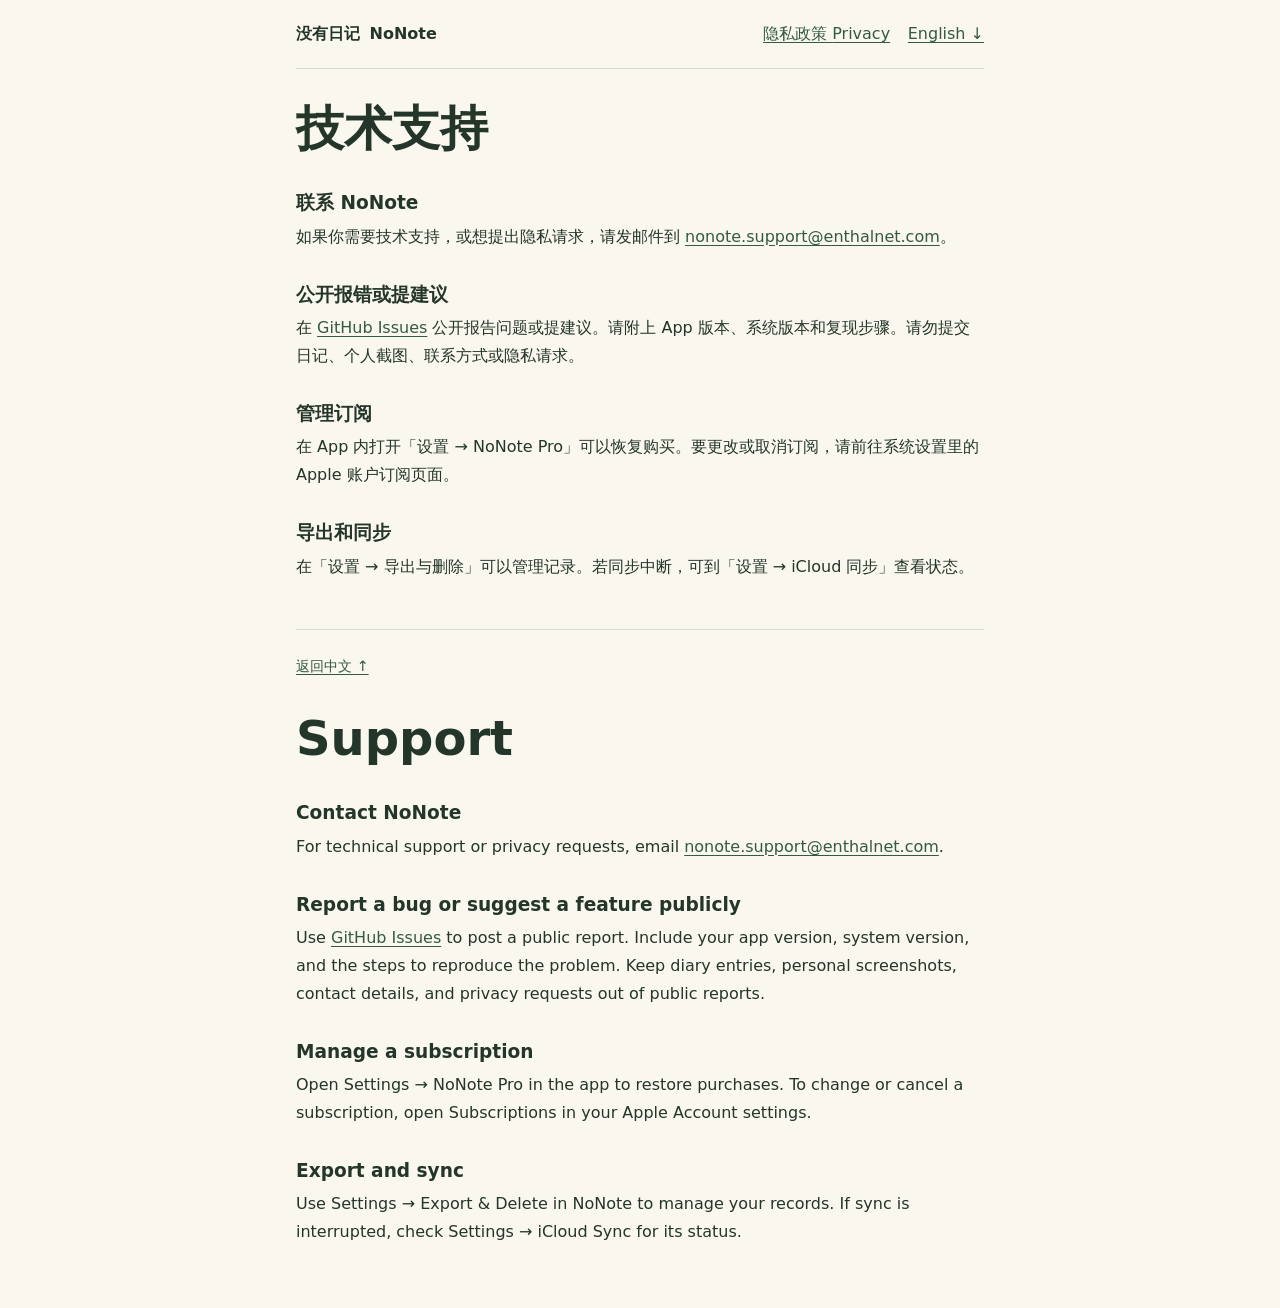
<file: index.html>
<!doctype html>
<html lang="zh-Hans">
<head>
  <meta charset="utf-8">
  <meta name="viewport" content="width=device-width, initial-scale=1">
  <meta name="description" content="没有日记（NoNote）技术支持。 Help with NoNote subscriptions, export, and iCloud sync.">
  <title>没有日记 · 技术支持 | NoNote Support</title>
  <link rel="stylesheet" href="./site.css">
</head>
<body>
  <header class="site-header">
    <span class="brand">没有日记 <span lang="en">NoNote</span></span>
    <nav aria-label="页面导航">
      <a href="./privacy.html">隐私政策 <span lang="en">Privacy</span></a>
      <a href="#english" lang="en">English ↓</a>
    </nav>
  </header>
  <main>
    <section id="chinese" aria-labelledby="zh-title">
      <h1 id="zh-title">技术支持</h1>
      <h2 id="contact">联系 NoNote</h2>
      <p>如果你需要技术支持，或想提出隐私请求，请发邮件到 <a href="mailto:nonote.support@enthalnet.com">nonote.support@enthalnet.com</a>。</p>
      <h2>公开报错或提建议</h2>
      <p>在 <a href="https://github.com/aaaaHA0/nonote-support/issues">GitHub Issues</a> 公开报告问题或提建议。请附上 App 版本、系统版本和复现步骤。请勿提交日记、个人截图、联系方式或隐私请求。</p>
      <h2>管理订阅</h2>
      <p>在 App 内打开「设置 → NoNote Pro」可以恢复购买。要更改或取消订阅，请前往系统设置里的 Apple 账户订阅页面。</p>
      <h2>导出和同步</h2>
      <p>在「设置 → 导出与删除」可以管理记录。若同步中断，可到「设置 → iCloud 同步」查看状态。</p>
    </section>
    <section id="english" lang="en" aria-labelledby="en-title">
      <p class="language-back"><a href="#chinese" lang="zh-Hans">返回中文 ↑</a></p>
      <h2 id="en-title" class="section-title">Support</h2>
      <h3 id="contact-en">Contact NoNote</h3>
      <p>For technical support or privacy requests, email <a href="mailto:nonote.support@enthalnet.com">nonote.support@enthalnet.com</a>.</p>
      <h3>Report a bug or suggest a feature publicly</h3>
      <p>Use <a href="https://github.com/aaaaHA0/nonote-support/issues">GitHub Issues</a> to post a public report. Include your app version, system version, and the steps to reproduce the problem. Keep diary entries, personal screenshots, contact details, and privacy requests out of public reports.</p>
      <h3>Manage a subscription</h3>
      <p>Open Settings → NoNote Pro in the app to restore purchases. To change or cancel a subscription, open Subscriptions in your Apple Account settings.</p>
      <h3>Export and sync</h3>
      <p>Use Settings → Export &amp; Delete in NoNote to manage your records. If sync is interrupted, check Settings → iCloud Sync for its status.</p>
    </section>
  </main>
</body>
</html>
</file>
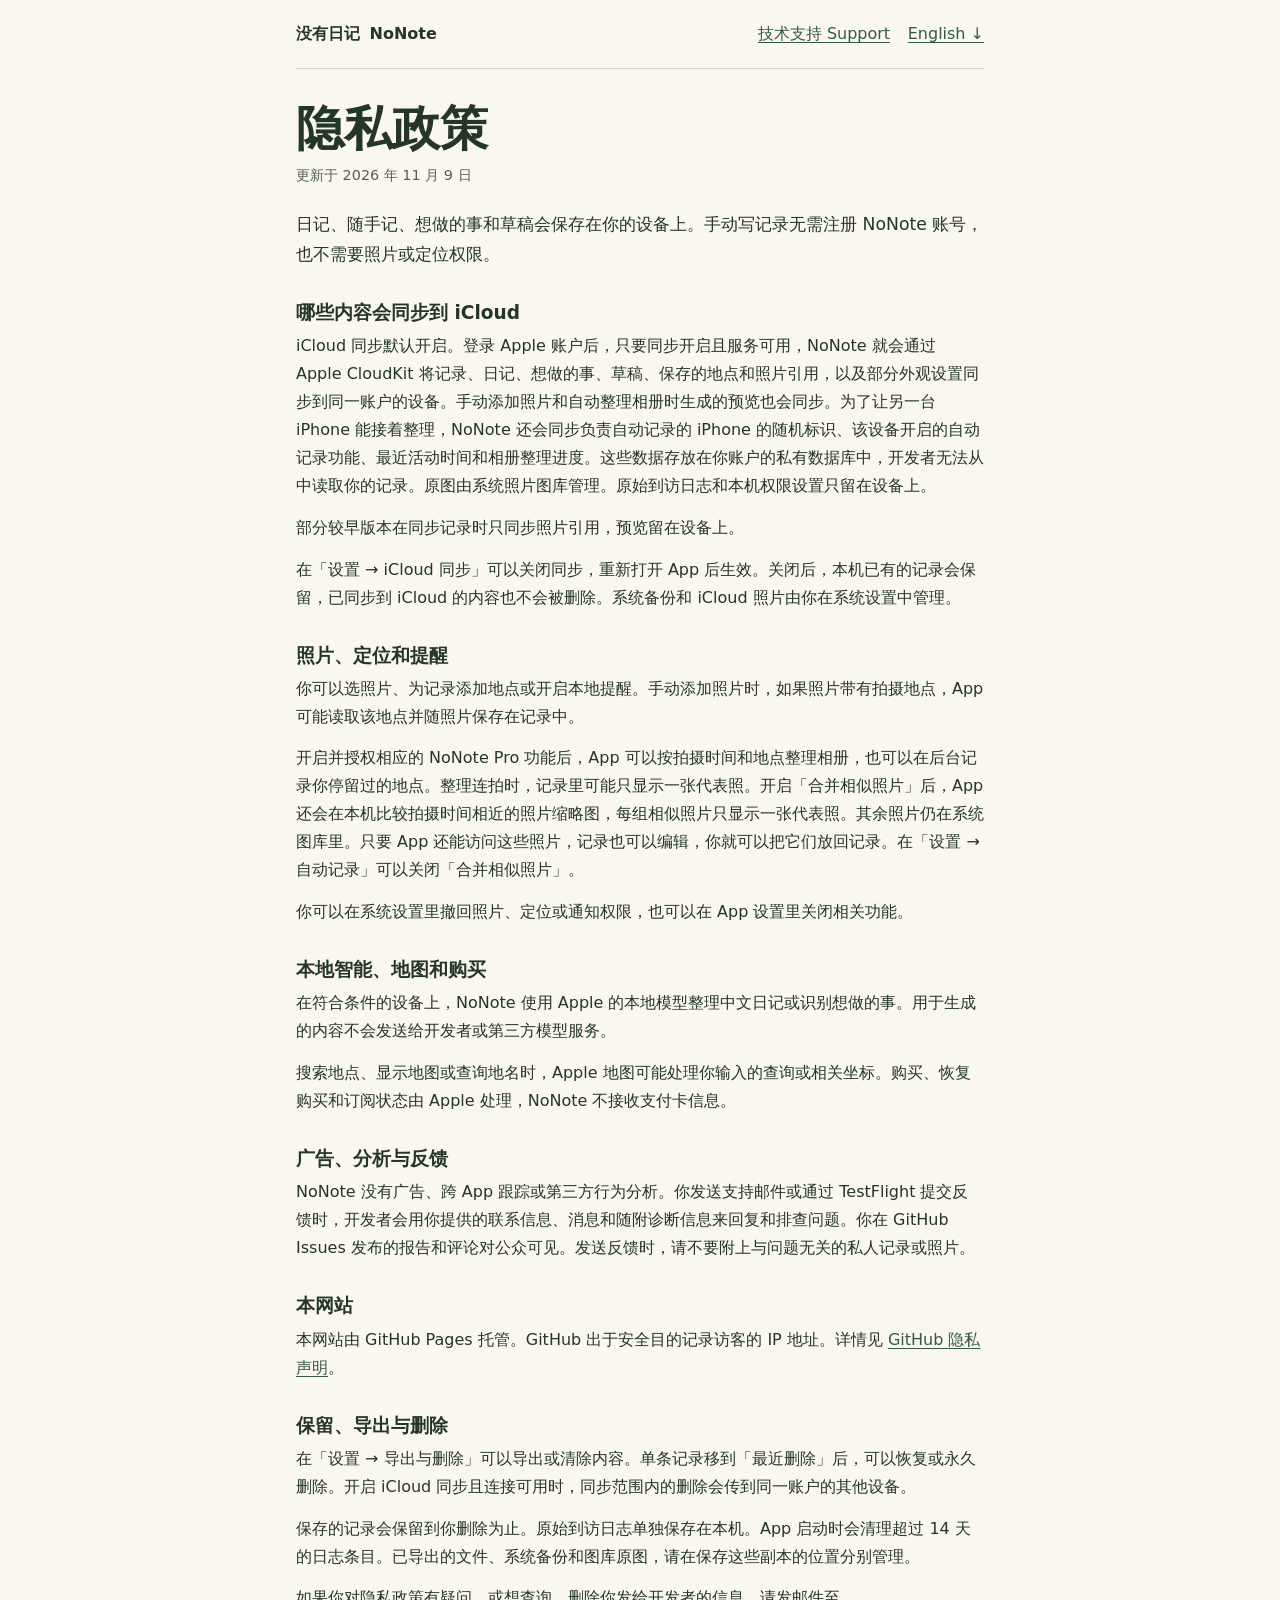
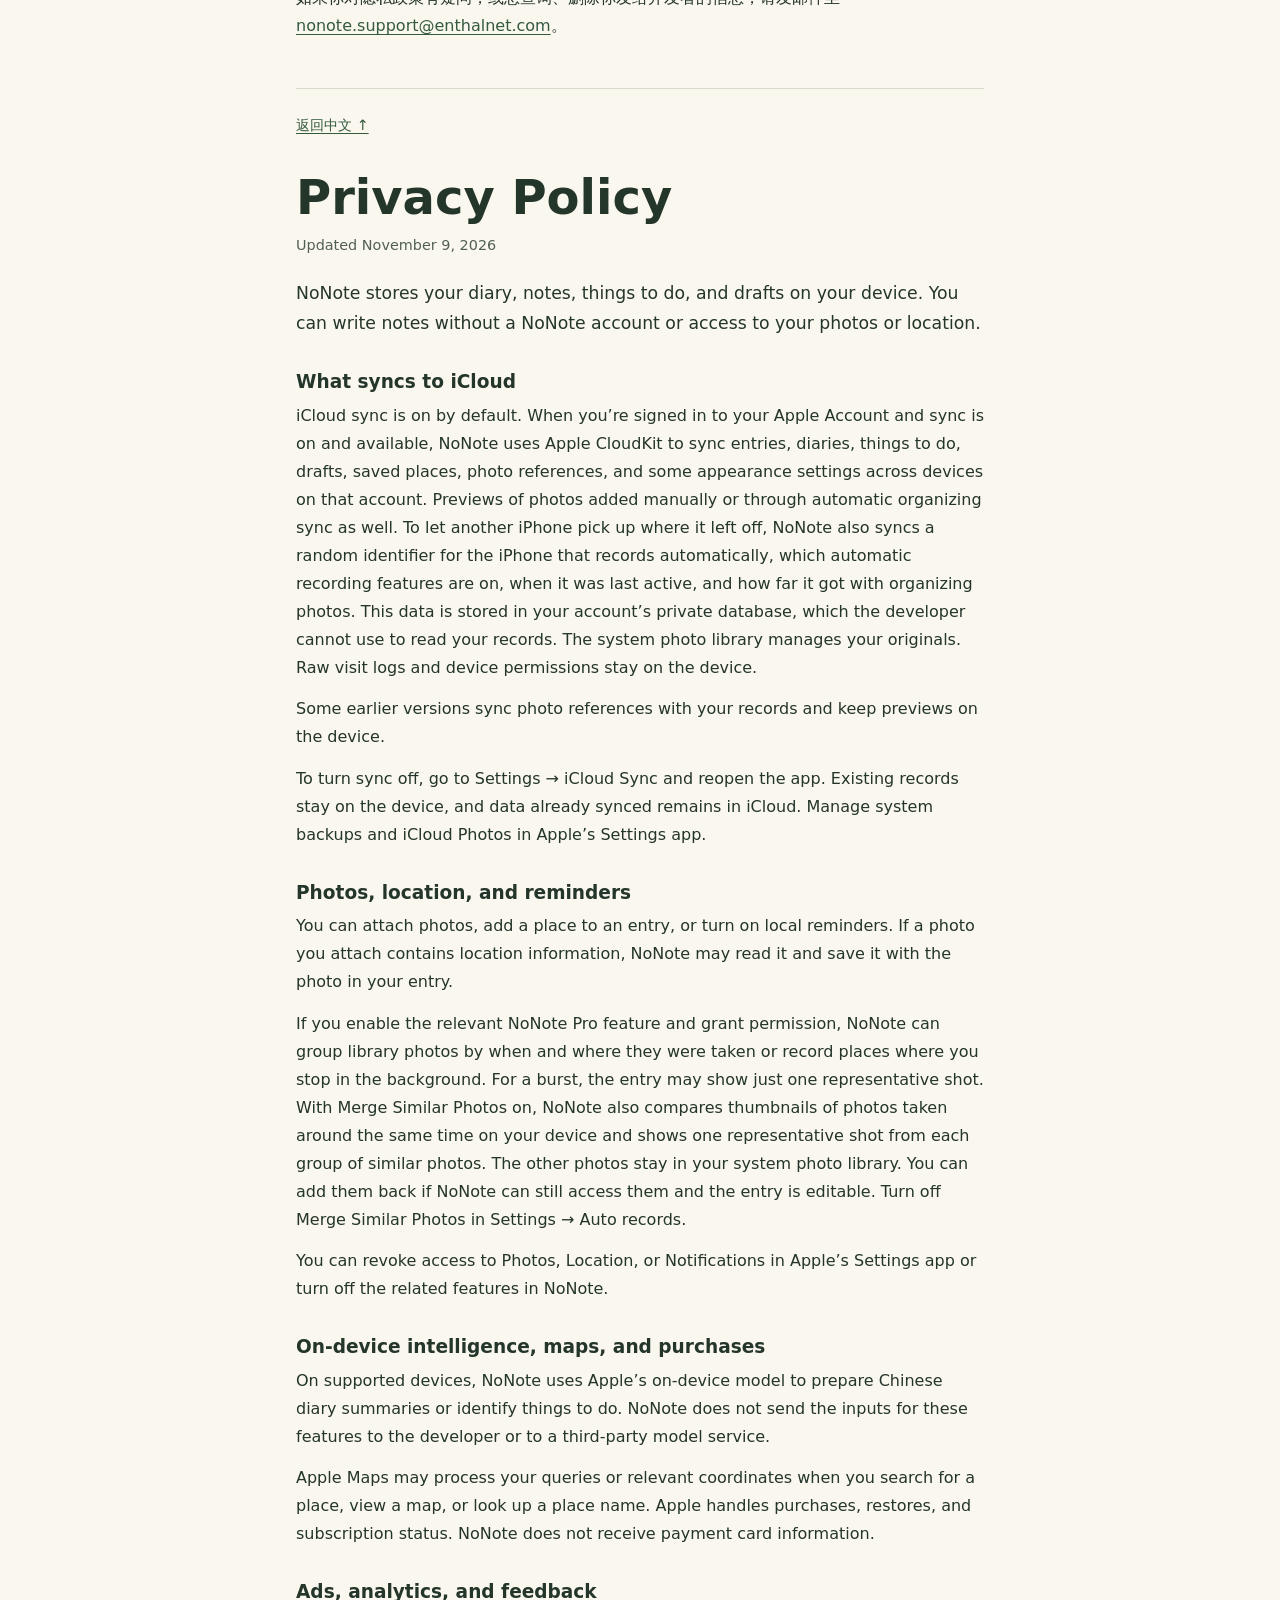
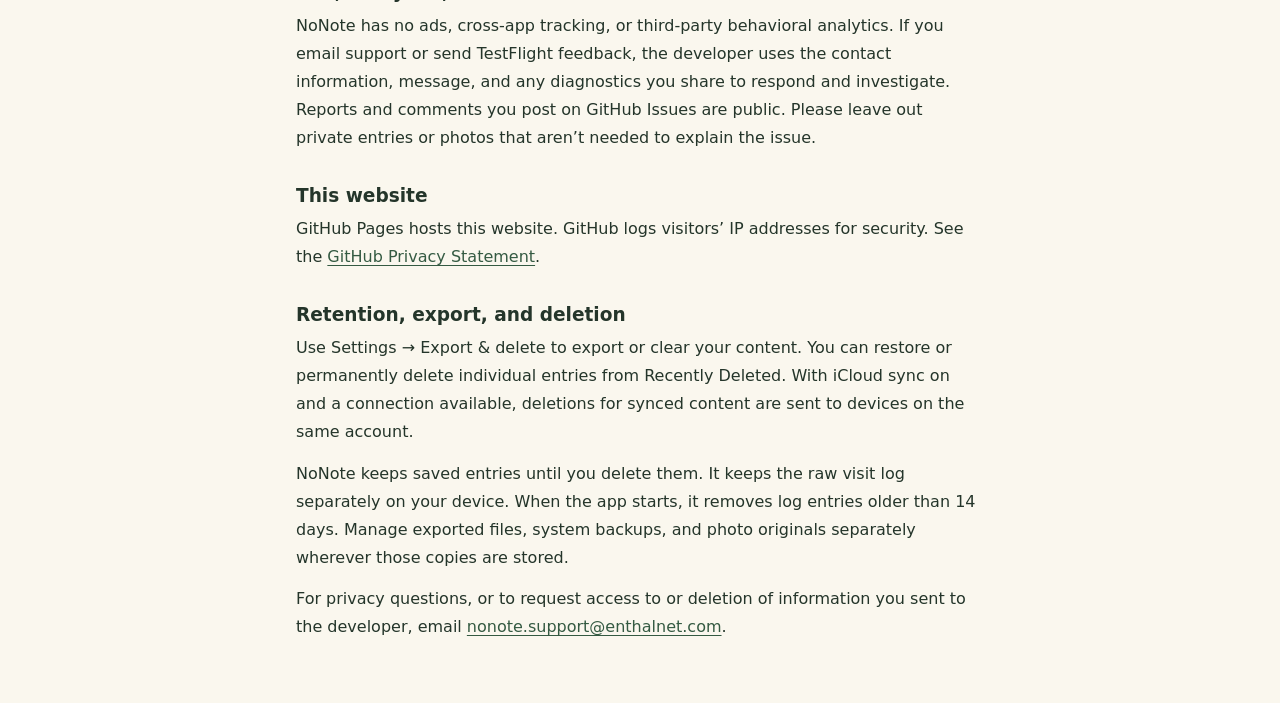
<file: privacy.html>
<!doctype html>
<html lang="zh-Hans">
<head>
  <meta charset="utf-8">
  <meta name="viewport" content="width=device-width, initial-scale=1">
  <meta name="description" content="了解没有日记（NoNote）如何保存和同步记录，以及怎样管理权限、导出和删除内容。 Learn how NoNote handles your data.">
  <title>没有日记 · 隐私政策 | NoNote Privacy Policy</title>
  <link rel="stylesheet" href="./site.css">
</head>
<body>
  <header class="site-header">
    <span class="brand">没有日记 <span lang="en">NoNote</span></span>
    <nav aria-label="页面导航">
      <a href="./index.html">技术支持 <span lang="en">Support</span></a>
      <a href="#english" lang="en">English ↓</a>
    </nav>
  </header>
  <main>
    <section id="chinese" aria-labelledby="zh-title">
      <h1 id="zh-title">隐私政策</h1>
      <p class="updated">更新于 <time datetime="2026-11-09">2026 年 11 月 9 日</time></p>
      <p class="intro">日记、随手记、想做的事和草稿会保存在你的设备上。手动写记录无需注册 NoNote 账号，也不需要照片或定位权限。</p>

      <h2>哪些内容会同步到 iCloud</h2>
      <p>iCloud 同步默认开启。登录 Apple 账户后，只要同步开启且服务可用，NoNote 就会通过 Apple CloudKit 将记录、日记、想做的事、草稿、保存的地点和照片引用，以及部分外观设置同步到同一账户的设备。手动添加照片和自动整理相册时生成的预览也会同步。为了让另一台 iPhone 能接着整理，NoNote 还会同步负责自动记录的 iPhone 的随机标识、该设备开启的自动记录功能、最近活动时间和相册整理进度。这些数据存放在你账户的私有数据库中，开发者无法从中读取你的记录。原图由系统照片图库管理。原始到访日志和本机权限设置只留在设备上。</p>
      <p>部分较早版本在同步记录时只同步照片引用，预览留在设备上。</p>
      <p>在「设置 → iCloud 同步」可以关闭同步，重新打开 App 后生效。关闭后，本机已有的记录会保留，已同步到 iCloud 的内容也不会被删除。系统备份和 iCloud 照片由你在系统设置中管理。</p>

      <h2>照片、定位和提醒</h2>
      <p>你可以选照片、为记录添加地点或开启本地提醒。手动添加照片时，如果照片带有拍摄地点，App 可能读取该地点并随照片保存在记录中。</p>
      <p>开启并授权相应的 NoNote Pro 功能后，App 可以按拍摄时间和地点整理相册，也可以在后台记录你停留过的地点。整理连拍时，记录里可能只显示一张代表照。开启「合并相似照片」后，App 还会在本机比较拍摄时间相近的照片缩略图，每组相似照片只显示一张代表照。其余照片仍在系统图库里。只要 App 还能访问这些照片，记录也可以编辑，你就可以把它们放回记录。在「设置 → 自动记录」可以关闭「合并相似照片」。</p>
      <p>你可以在系统设置里撤回照片、定位或通知权限，也可以在 App 设置里关闭相关功能。</p>

      <h2>本地智能、地图和购买</h2>
      <p>在符合条件的设备上，NoNote 使用 Apple 的本地模型整理中文日记或识别想做的事。用于生成的内容不会发送给开发者或第三方模型服务。</p>
      <p>搜索地点、显示地图或查询地名时，Apple 地图可能处理你输入的查询或相关坐标。购买、恢复购买和订阅状态由 Apple 处理，NoNote 不接收支付卡信息。</p>

      <h2>广告、分析与反馈</h2>
      <p>NoNote 没有广告、跨 App 跟踪或第三方行为分析。你发送支持邮件或通过 TestFlight 提交反馈时，开发者会用你提供的联系信息、消息和随附诊断信息来回复和排查问题。你在 GitHub Issues 发布的报告和评论对公众可见。发送反馈时，请不要附上与问题无关的私人记录或照片。</p>

      <h2>本网站</h2>
      <p>本网站由 GitHub Pages 托管。GitHub 出于安全目的记录访客的 IP 地址。详情见 <a href="https://docs.github.com/en/site-policy/privacy-policies/github-general-privacy-statement">GitHub 隐私声明</a>。</p>

      <h2>保留、导出与删除</h2>
      <p>在「设置 → 导出与删除」可以导出或清除内容。单条记录移到「最近删除」后，可以恢复或永久删除。开启 iCloud 同步且连接可用时，同步范围内的删除会传到同一账户的其他设备。</p>
      <p>保存的记录会保留到你删除为止。原始到访日志单独保存在本机。App 启动时会清理超过 14 天的日志条目。已导出的文件、系统备份和图库原图，请在保存这些副本的位置分别管理。</p>
      <p>如果你对隐私政策有疑问，或想查询、删除你发给开发者的信息，请发邮件至 <a href="mailto:nonote.support@enthalnet.com">nonote.support@enthalnet.com</a>。</p>
    </section>

    <section id="english" lang="en" aria-labelledby="en-title">
      <p class="language-back"><a href="#chinese" lang="zh-Hans">返回中文 ↑</a></p>
      <h2 id="en-title" class="section-title">Privacy Policy</h2>
      <p class="updated">Updated <time datetime="2026-11-09">November 9, 2026</time></p>
      <p class="intro">NoNote stores your diary, notes, things to do, and drafts on your device. You can write notes without a NoNote account or access to your photos or location.</p>

      <h3>What syncs to iCloud</h3>
      <p>iCloud sync is on by default. When you’re signed in to your Apple Account and sync is on and available, NoNote uses Apple CloudKit to sync entries, diaries, things to do, drafts, saved places, photo references, and some appearance settings across devices on that account. Previews of photos added manually or through automatic organizing sync as well. To let another iPhone pick up where it left off, NoNote also syncs a random identifier for the iPhone that records automatically, which automatic recording features are on, when it was last active, and how far it got with organizing photos. This data is stored in your account’s private database, which the developer cannot use to read your records. The system photo library manages your originals. Raw visit logs and device permissions stay on the device.</p>
      <p>Some earlier versions sync photo references with your records and keep previews on the device.</p>
      <p>To turn sync off, go to Settings → iCloud Sync and reopen the app. Existing records stay on the device, and data already synced remains in iCloud. Manage system backups and iCloud Photos in Apple’s Settings app.</p>

      <h3>Photos, location, and reminders</h3>
      <p>You can attach photos, add a place to an entry, or turn on local reminders. If a photo you attach contains location information, NoNote may read it and save it with the photo in your entry.</p>
      <p>If you enable the relevant NoNote Pro feature and grant permission, NoNote can group library photos by when and where they were taken or record places where you stop in the background. For a burst, the entry may show just one representative shot. With Merge Similar Photos on, NoNote also compares thumbnails of photos taken around the same time on your device and shows one representative shot from each group of similar photos. The other photos stay in your system photo library. You can add them back if NoNote can still access them and the entry is editable. Turn off Merge Similar Photos in Settings → Auto records.</p>
      <p>You can revoke access to Photos, Location, or Notifications in Apple’s Settings app or turn off the related features in NoNote.</p>

      <h3>On-device intelligence, maps, and purchases</h3>
      <p>On supported devices, NoNote uses Apple’s on-device model to prepare Chinese diary summaries or identify things to do. NoNote does not send the inputs for these features to the developer or to a third-party model service.</p>
      <p>Apple Maps may process your queries or relevant coordinates when you search for a place, view a map, or look up a place name. Apple handles purchases, restores, and subscription status. NoNote does not receive payment card information.</p>

      <h3>Ads, analytics, and feedback</h3>
      <p>NoNote has no ads, cross-app tracking, or third-party behavioral analytics. If you email support or send TestFlight feedback, the developer uses the contact information, message, and any diagnostics you share to respond and investigate. Reports and comments you post on GitHub Issues are public. Please leave out private entries or photos that aren’t needed to explain the issue.</p>

      <h3>This website</h3>
      <p>GitHub Pages hosts this website. GitHub logs visitors’ IP addresses for security. See the <a href="https://docs.github.com/en/site-policy/privacy-policies/github-general-privacy-statement">GitHub Privacy Statement</a>.</p>

      <h3>Retention, export, and deletion</h3>
      <p>Use Settings → Export &amp; delete to export or clear your content. You can restore or permanently delete individual entries from Recently Deleted. With iCloud sync on and a connection available, deletions for synced content are sent to devices on the same account.</p>
      <p>NoNote keeps saved entries until you delete them. It keeps the raw visit log separately on your device. When the app starts, it removes log entries older than 14 days. Manage exported files, system backups, and photo originals separately wherever those copies are stored.</p>
      <p>For privacy questions, or to request access to or deletion of information you sent to the developer, email <a href="mailto:nonote.support@enthalnet.com">nonote.support@enthalnet.com</a>.</p>
    </section>
  </main>
</body>
</html>
</file>
<file: site.css>
:root {
  color-scheme: light;
  --paper: #faf7ee;
  --ink: #24352a;
  --muted: #526054;
  --accent: #345a42;
  --rule: #d6dbcc;
}

* { box-sizing: border-box; }
body {
  max-width: 48rem;
  margin: 0 auto;
  padding: 0 clamp(1rem, 5vw, 2.5rem) 3rem;
  background: var(--paper);
  color: var(--ink);
  font: 1rem/1.75 system-ui, sans-serif;
  overflow-wrap: anywhere;
}
.site-header, nav {
  display: flex;
  flex-wrap: wrap;
  gap: 0.5rem 1.1rem;
  align-items: center;
}
.site-header {
  justify-content: space-between;
  padding: 1.25rem 0;
  border-bottom: 1px solid var(--rule);
}
.brand { font-weight: 700; }
.brand span { margin-inline-start: 0.25rem; }
a { color: var(--accent); text-underline-offset: 0.2em; }
a:focus-visible { outline: 2px solid var(--accent); outline-offset: 4px; }
h1, h2, h3 { line-height: 1.3; }
h1, .section-title { font-size: clamp(2rem, 6vw, 3rem); margin: 1.75rem 0 0.25rem; }
h2, h3 { font-size: 1.16rem; margin: 2rem 0 0.45rem; }
p { margin: 0 0 0.85rem; }
.intro { font-size: 1.08rem; margin-top: 1.25rem; }
.updated, .language-back { color: var(--muted); font-size: 0.9rem; }
section + section { margin-top: 3rem; padding-top: 1.5rem; border-top: 1px solid var(--rule); }
</file>
